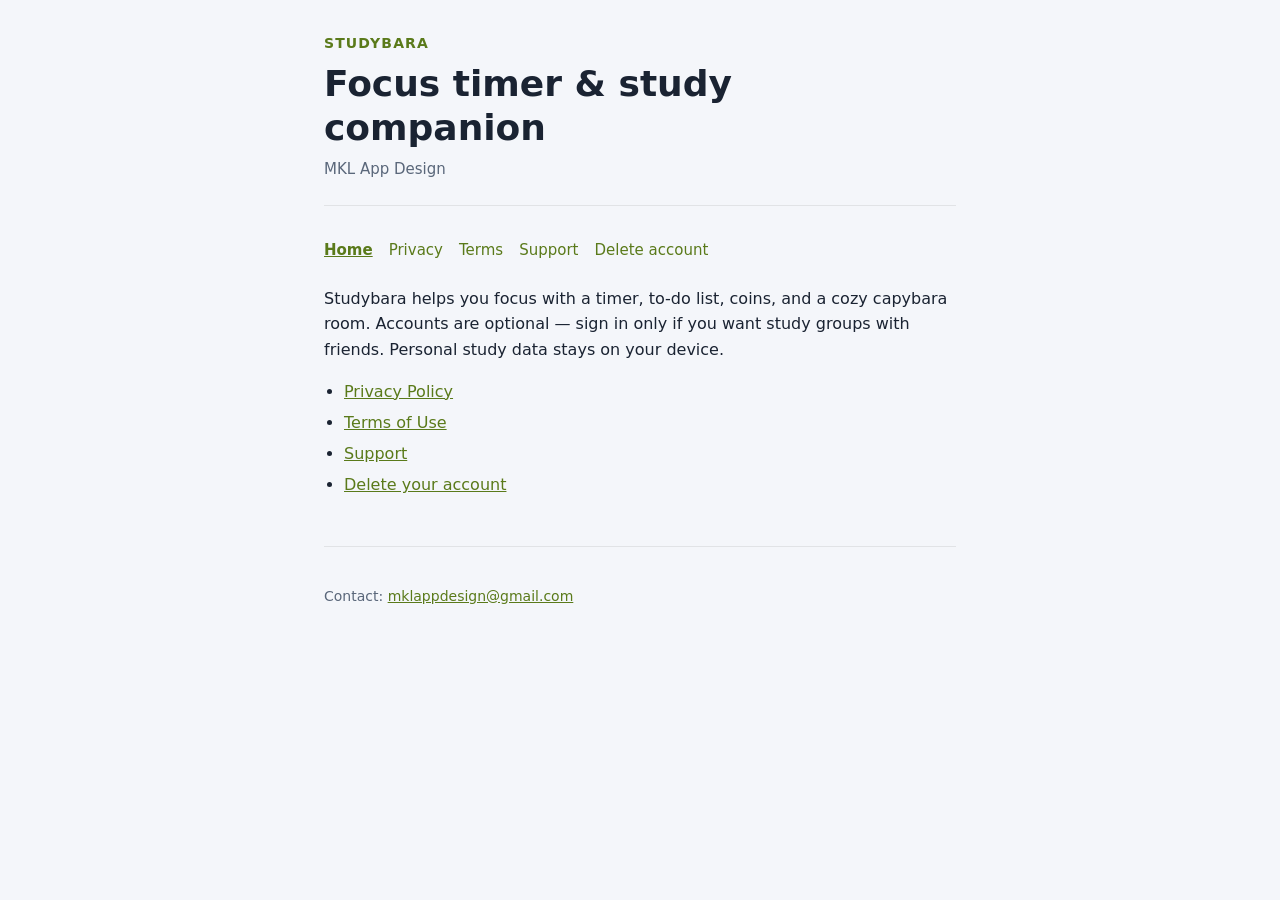
<file: index.html>
<!DOCTYPE html>
<html lang="en">
  <head>
    <meta charset="utf-8" />
    <meta name="viewport" content="width=device-width, initial-scale=1" />
    <title>Studybara — Legal &amp; support</title>
    <meta
      name="description"
      content="Studybara is a focus timer and study companion. Legal pages and support."
    />
    <link rel="stylesheet" href="assets/site.css" />
  </head>
  <body>
    <main class="page">
      <header class="header">
        <p class="eyebrow">Studybara</p>
        <h1>Focus timer &amp; study companion</h1>
        <p class="meta">MKL App Design</p>
      </header>

      <nav class="site-nav" aria-label="Legal">
        <a href="./" aria-current="page">Home</a>
        <a href="privacy-policy/">Privacy</a>
        <a href="terms/">Terms</a>
        <a href="support/">Support</a>
        <a href="delete-account/">Delete account</a>
      </nav>

      <article class="content">
        <p>
          Studybara helps you focus with a timer, to-do list, coins, and a cozy
          capybara room. Accounts are optional — sign in only if you want study
          groups with friends. Personal study data stays on your device.
        </p>
        <ul>
          <li><a href="privacy-policy/">Privacy Policy</a></li>
          <li><a href="terms/">Terms of Use</a></li>
          <li><a href="support/">Support</a></li>
          <li><a href="delete-account/">Delete your account</a></li>
        </ul>
      </article>

      <footer class="footer">
        <p>Contact: <a href="mailto:mklappdesign@gmail.com">mklappdesign@gmail.com</a></p>
      </footer>
    </main>
  </body>
</html>
</file>
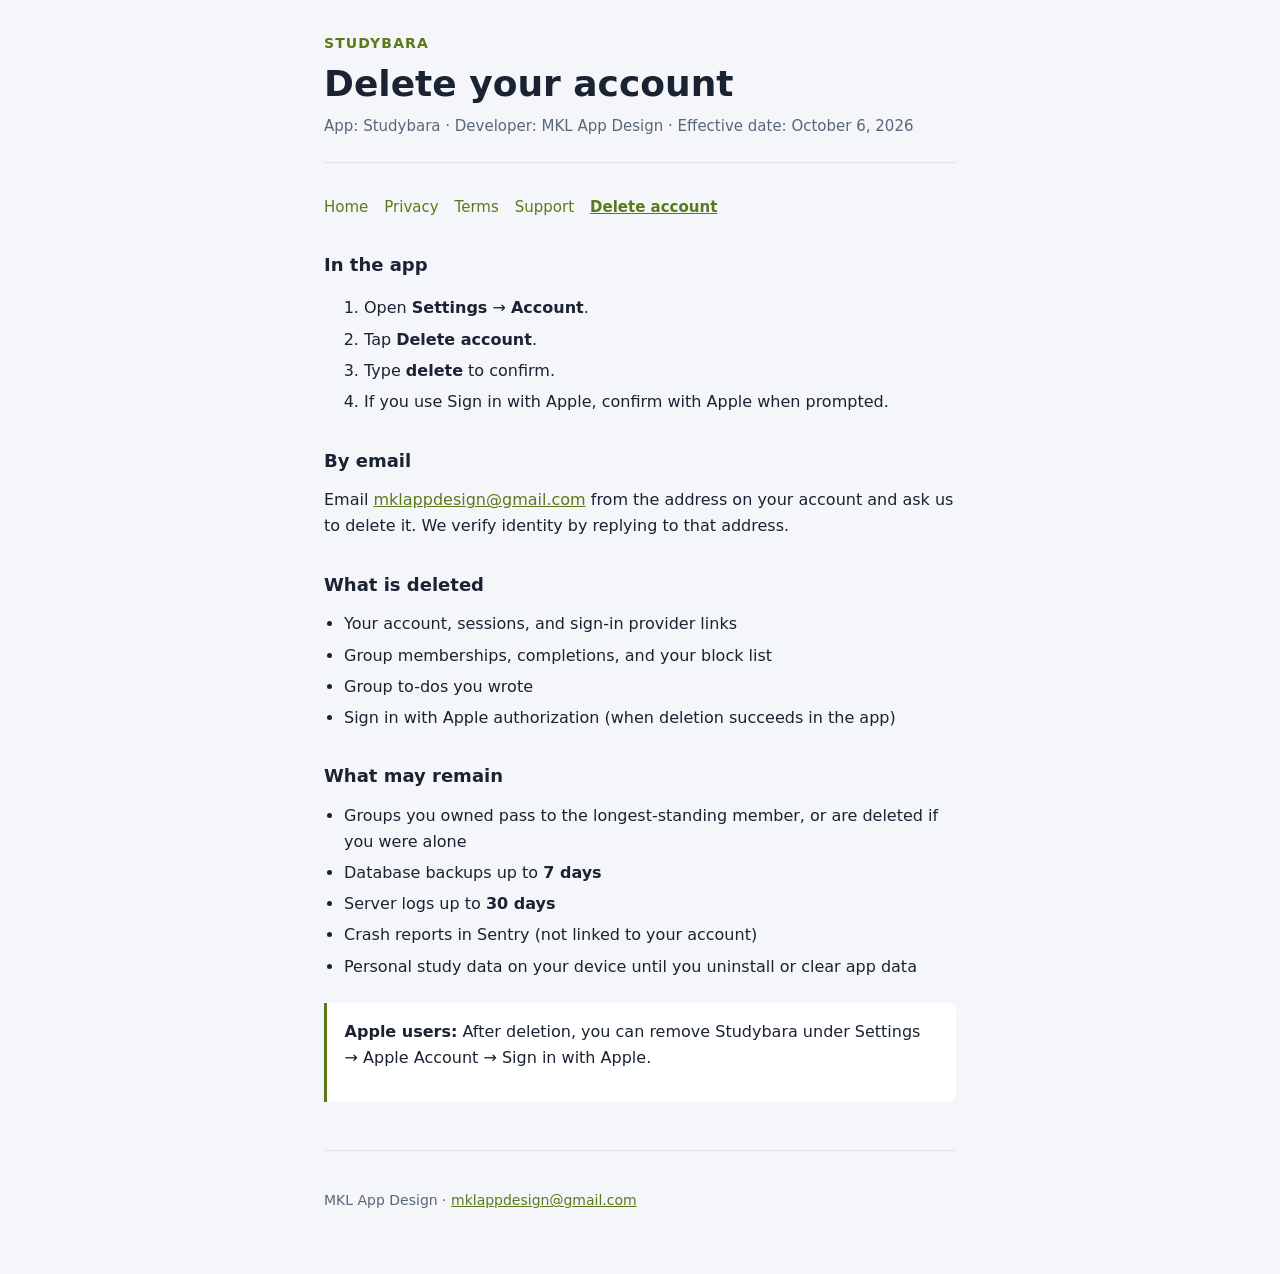
<file: delete-account/index.html>
<!DOCTYPE html>
<html lang="en">
  <head>
    <meta charset="utf-8" />
    <meta name="viewport" content="width=device-width, initial-scale=1" />
    <title>Delete account — Studybara</title>
    <link rel="stylesheet" href="../assets/site.css" />
  </head>
  <body>
    <main class="page">
      <header class="header">
        <p class="eyebrow">Studybara</p>
        <h1>Delete your account</h1>
        <p class="meta">App: Studybara · Developer: MKL App Design · Effective date: October 6, 2026</p>
      </header>

      <nav class="site-nav" aria-label="Legal">
        <a href="../">Home</a>
        <a href="../privacy-policy/">Privacy</a>
        <a href="../terms/">Terms</a>
        <a href="../support/">Support</a>
        <a href="../delete-account/" aria-current="page">Delete account</a>
      </nav>

      <article class="content">
        <h2>In the app</h2>
        <ol>
          <li>Open <strong>Settings</strong> → <strong>Account</strong>.</li>
          <li>Tap <strong>Delete account</strong>.</li>
          <li>Type <strong>delete</strong> to confirm.</li>
          <li>If you use Sign in with Apple, confirm with Apple when prompted.</li>
        </ol>

        <h2>By email</h2>
        <p>Email <a href="mailto:mklappdesign@gmail.com">mklappdesign@gmail.com</a> from the address on your account and ask us to delete it. We verify identity by replying to that address.</p>

        <h2>What is deleted</h2>
        <ul>
          <li>Your account, sessions, and sign-in provider links</li>
          <li>Group memberships, completions, and your block list</li>
          <li>Group to-dos you wrote</li>
          <li>Sign in with Apple authorization (when deletion succeeds in the app)</li>
        </ul>

        <h2>What may remain</h2>
        <ul>
          <li>Groups you owned pass to the longest-standing member, or are deleted if you were alone</li>
          <li>Database backups up to <strong>7 days</strong></li>
          <li>Server logs up to <strong>30 days</strong></li>
          <li>Crash reports in Sentry (not linked to your account)</li>
          <li>Personal study data on your device until you uninstall or clear app data</li>
        </ul>

        <div class="callout">
          <p><strong>Apple users:</strong> After deletion, you can remove Studybara under Settings → Apple Account → Sign in with Apple.</p>
        </div>
      </article>

      <footer class="footer">
        <p>MKL App Design · <a href="mailto:mklappdesign@gmail.com">mklappdesign@gmail.com</a></p>
      </footer>
    </main>
  </body>
</html>
</file>
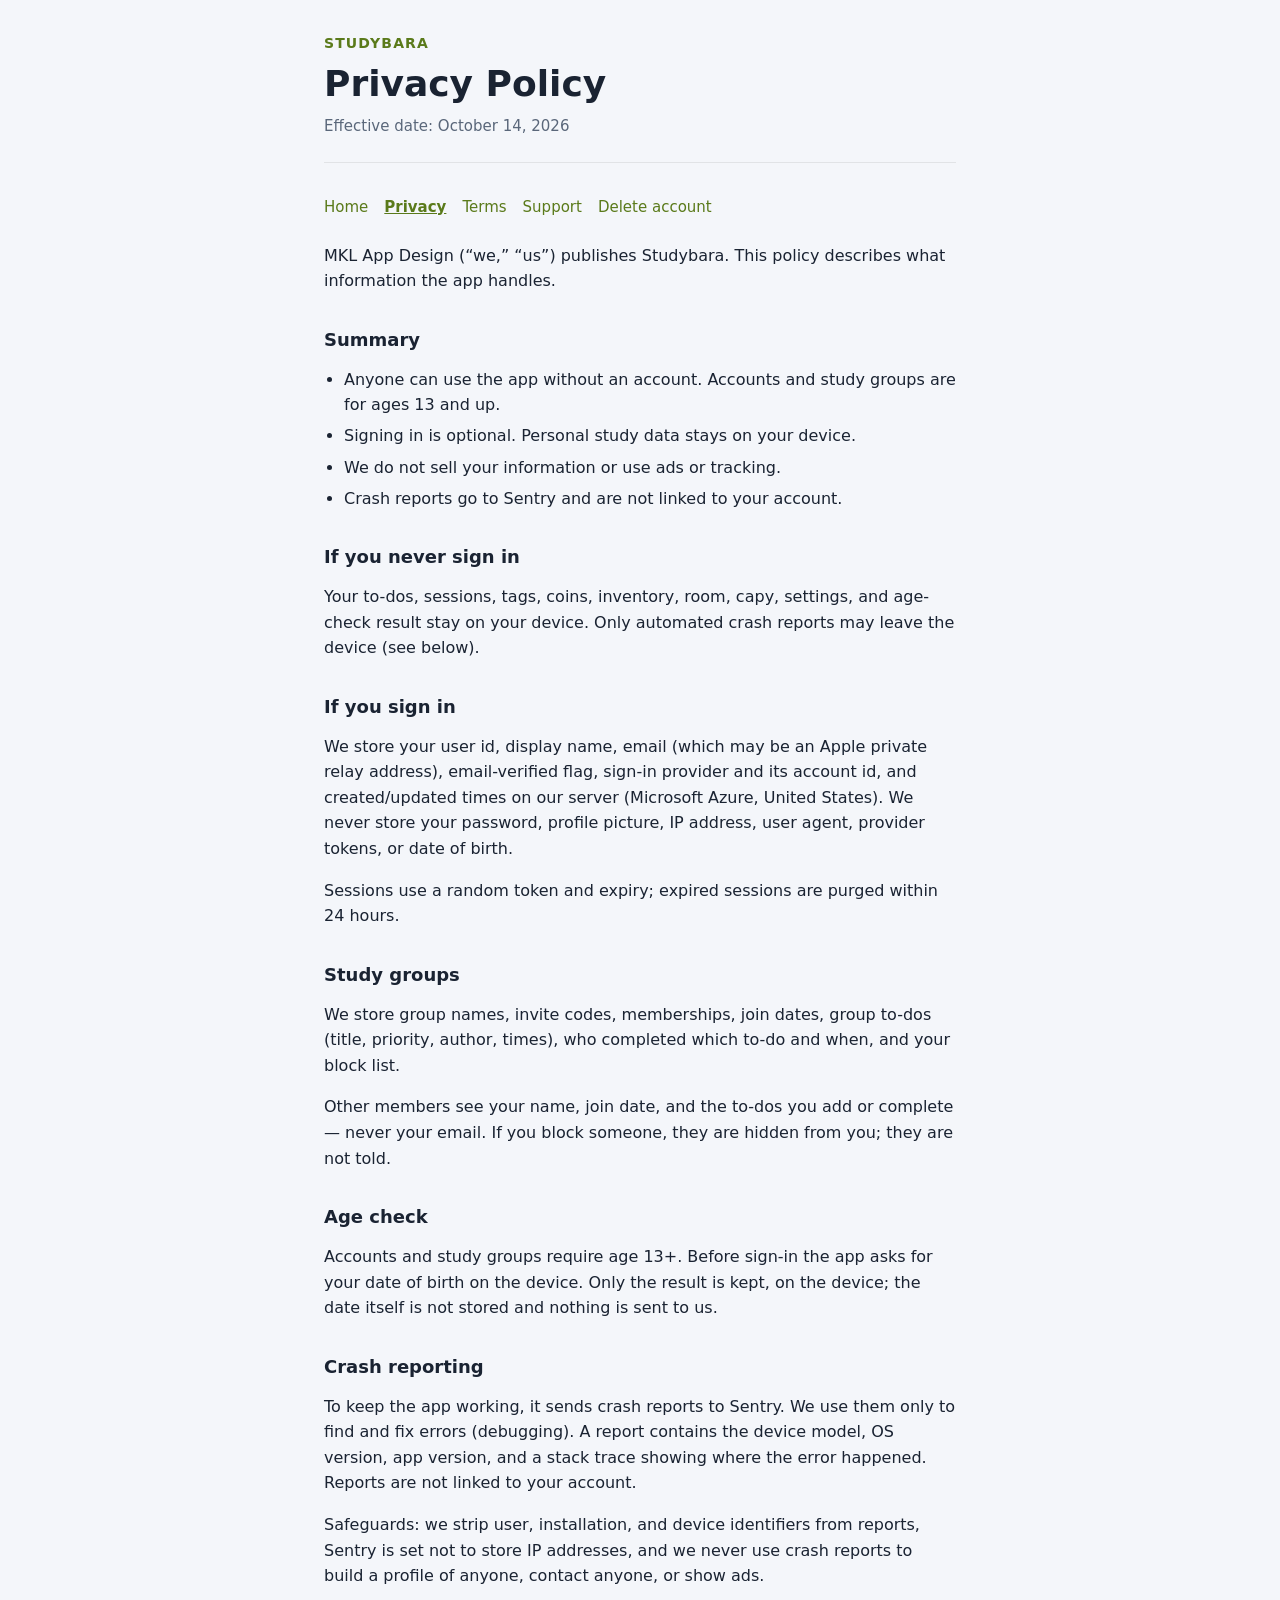
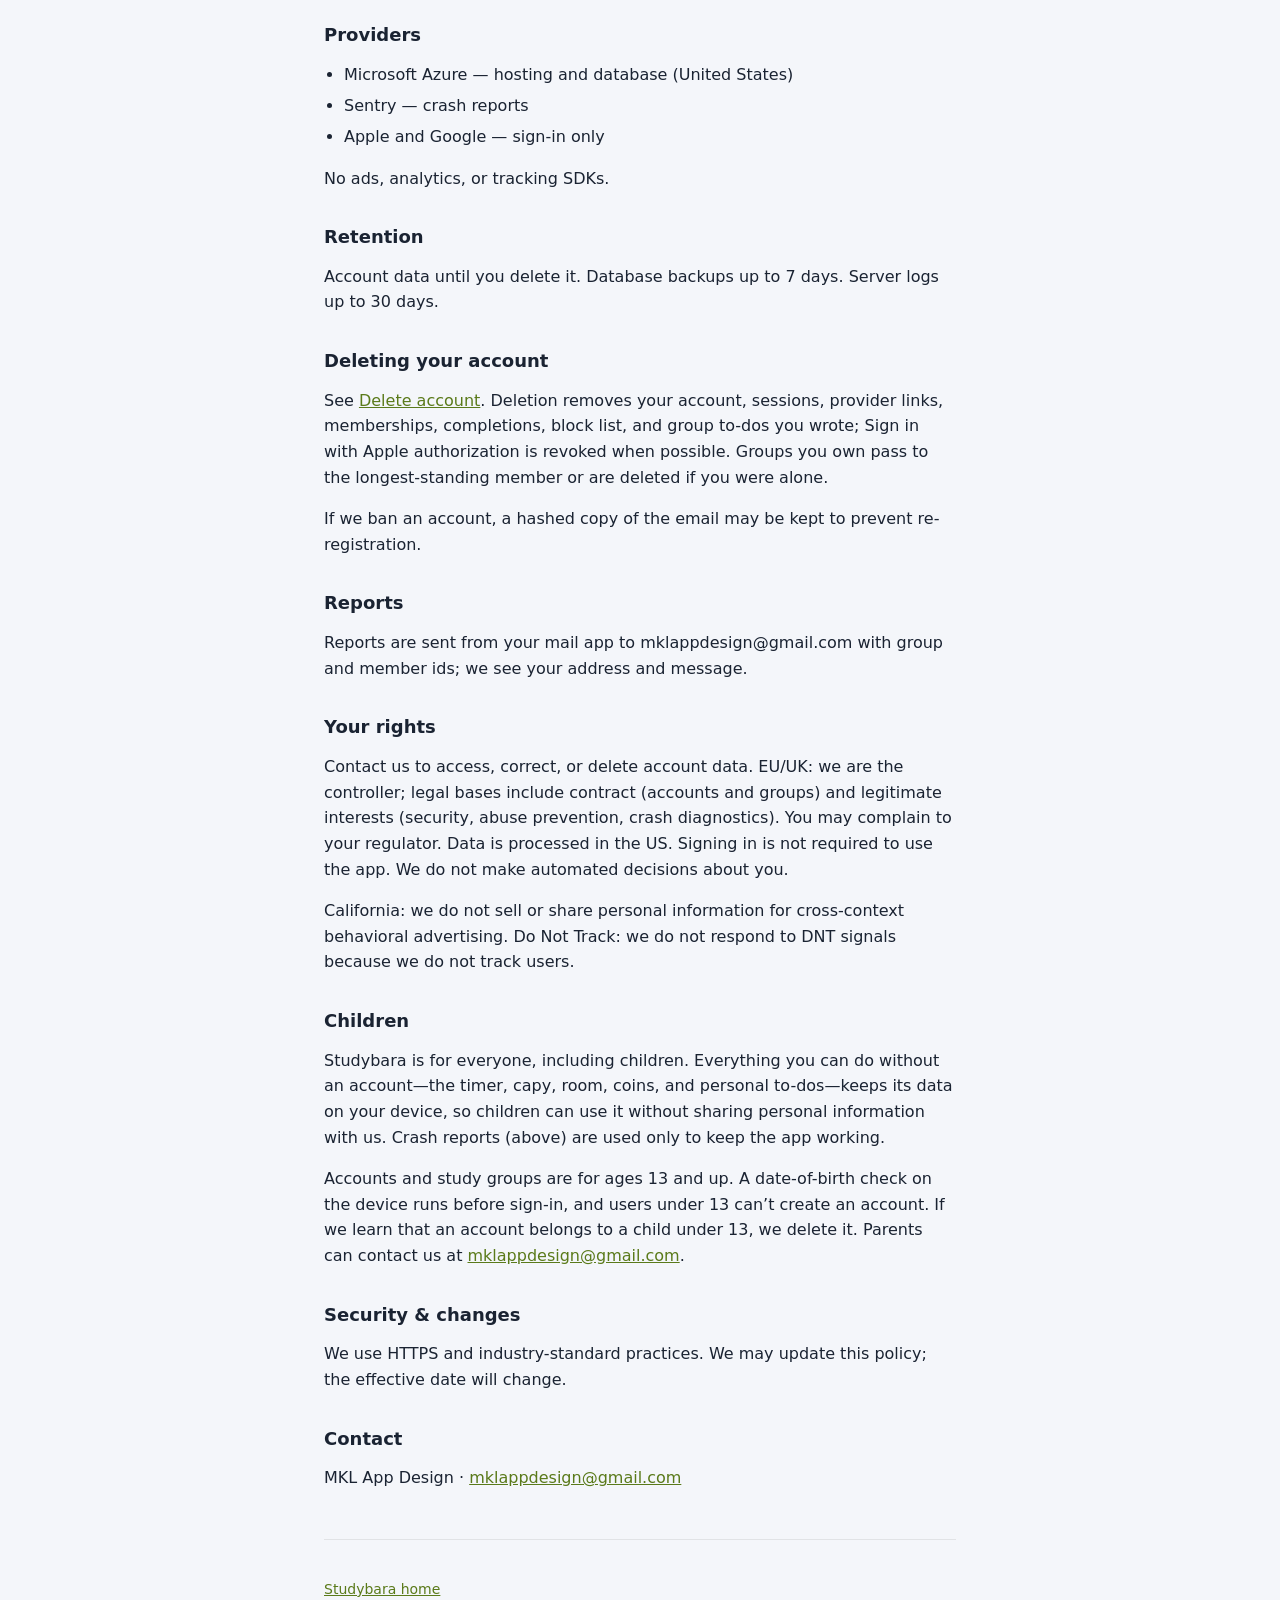
<file: privacy-policy/index.html>
<!DOCTYPE html>
<html lang="en">
  <head>
    <meta charset="utf-8" />
    <meta name="viewport" content="width=device-width, initial-scale=1" />
    <title>Privacy Policy — Studybara</title>
    <meta name="description" content="Privacy policy for Studybara." />
    <link rel="stylesheet" href="../assets/site.css" />
  </head>
  <body>
    <main class="page">
      <header class="header">
        <p class="eyebrow">Studybara</p>
        <h1>Privacy Policy</h1>
        <p class="meta">Effective date: October 14, 2026</p>
      </header>

      <nav class="site-nav" aria-label="Legal">
        <a href="../">Home</a>
        <a href="../privacy-policy/" aria-current="page">Privacy</a>
        <a href="../terms/">Terms</a>
        <a href="../support/">Support</a>
        <a href="../delete-account/">Delete account</a>
      </nav>

      <article class="content">
        <p>MKL App Design (&ldquo;we,&rdquo; &ldquo;us&rdquo;) publishes Studybara. This policy describes what information the app handles.</p>

        <h2>Summary</h2>
        <ul>
          <li>Anyone can use the app without an account. Accounts and study groups are for ages 13 and up.</li>
          <li>Signing in is optional. Personal study data stays on your device.</li>
          <li>We do not sell your information or use ads or tracking.</li>
          <li>Crash reports go to Sentry and are not linked to your account.</li>
        </ul>

        <h2>If you never sign in</h2>
        <p>Your to-dos, sessions, tags, coins, inventory, room, capy, settings, and age-check result stay on your device. Only automated crash reports may leave the device (see below).</p>

        <h2>If you sign in</h2>
        <p>We store your user id, display name, email (which may be an Apple private relay address), email-verified flag, sign-in provider and its account id, and created/updated times on our server (Microsoft Azure, United States). We never store your password, profile picture, IP address, user agent, provider tokens, or date of birth.</p>
        <p>Sessions use a random token and expiry; expired sessions are purged within 24 hours.</p>

        <h2>Study groups</h2>
        <p>We store group names, invite codes, memberships, join dates, group to-dos (title, priority, author, times), who completed which to-do and when, and your block list.</p>
        <p>Other members see your name, join date, and the to-dos you add or complete — never your email. If you block someone, they are hidden from you; they are not told.</p>

        <h2>Age check</h2>
        <p>Accounts and study groups require age 13+. Before sign-in the app asks for your date of birth on the device. Only the result is kept, on the device; the date itself is not stored and nothing is sent to us.</p>

        <h2>Crash reporting</h2>
        <p>To keep the app working, it sends crash reports to Sentry. We use them only to find and fix errors (debugging). A report contains the device model, OS version, app version, and a stack trace showing where the error happened. Reports are not linked to your account.</p>
        <p>Safeguards: we strip user, installation, and device identifiers from reports, Sentry is set not to store IP addresses, and we never use crash reports to build a profile of anyone, contact anyone, or show ads.</p>

        <h2>Providers</h2>
        <ul>
          <li>Microsoft Azure — hosting and database (United States)</li>
          <li>Sentry — crash reports</li>
          <li>Apple and Google — sign-in only</li>
        </ul>
        <p>No ads, analytics, or tracking SDKs.</p>

        <h2>Retention</h2>
        <p>Account data until you delete it. Database backups up to 7 days. Server logs up to 30 days.</p>

        <h2>Deleting your account</h2>
        <p>See <a href="../delete-account/">Delete account</a>. Deletion removes your account, sessions, provider links, memberships, completions, block list, and group to-dos you wrote; Sign in with Apple authorization is revoked when possible. Groups you own pass to the longest-standing member or are deleted if you were alone.</p>
        <p>If we ban an account, a hashed copy of the email may be kept to prevent re-registration.</p>

        <h2>Reports</h2>
        <p>Reports are sent from your mail app to mklappdesign@gmail.com with group and member ids; we see your address and message.</p>

        <h2>Your rights</h2>
        <p>Contact us to access, correct, or delete account data. EU/UK: we are the controller; legal bases include contract (accounts and groups) and legitimate interests (security, abuse prevention, crash diagnostics). You may complain to your regulator. Data is processed in the US. Signing in is not required to use the app. We do not make automated decisions about you.</p>
        <p>California: we do not sell or share personal information for cross-context behavioral advertising. Do Not Track: we do not respond to DNT signals because we do not track users.</p>

        <h2>Children</h2>
        <p>Studybara is for everyone, including children. Everything you can do without an account&mdash;the timer, capy, room, coins, and personal to-dos&mdash;keeps its data on your device, so children can use it without sharing personal information with us. Crash reports (above) are used only to keep the app working.</p>
        <p>Accounts and study groups are for ages 13 and up. A date-of-birth check on the device runs before sign-in, and users under 13 can&rsquo;t create an account. If we learn that an account belongs to a child under 13, we delete it. Parents can contact us at <a href="mailto:mklappdesign@gmail.com">mklappdesign@gmail.com</a>.</p>

        <h2>Security &amp; changes</h2>
        <p>We use HTTPS and industry-standard practices. We may update this policy; the effective date will change.</p>

        <h2>Contact</h2>
        <p>MKL App Design · <a href="mailto:mklappdesign@gmail.com">mklappdesign@gmail.com</a></p>
      </article>

      <footer class="footer">
        <p><a href="../">Studybara home</a></p>
      </footer>
    </main>
  </body>
</html>
</file>
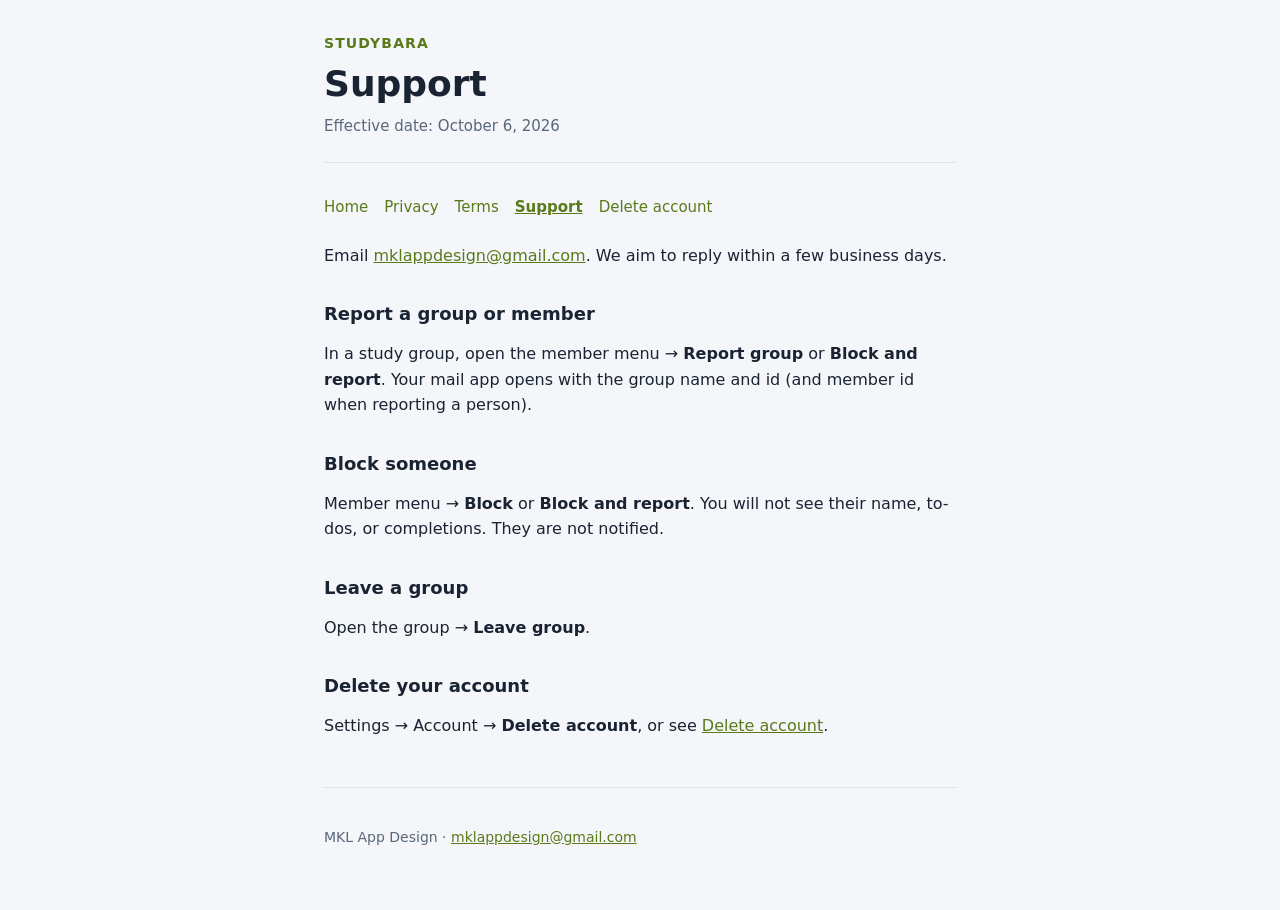
<file: support/index.html>
<!DOCTYPE html>
<html lang="en">
  <head>
    <meta charset="utf-8" />
    <meta name="viewport" content="width=device-width, initial-scale=1" />
    <title>Support — Studybara</title>
    <link rel="stylesheet" href="../assets/site.css" />
  </head>
  <body>
    <main class="page">
      <header class="header">
        <p class="eyebrow">Studybara</p>
        <h1>Support</h1>
        <p class="meta">Effective date: October 6, 2026</p>
      </header>

      <nav class="site-nav" aria-label="Legal">
        <a href="../">Home</a>
        <a href="../privacy-policy/">Privacy</a>
        <a href="../terms/">Terms</a>
        <a href="../support/" aria-current="page">Support</a>
        <a href="../delete-account/">Delete account</a>
      </nav>

      <article class="content">
        <p>Email <a href="mailto:mklappdesign@gmail.com">mklappdesign@gmail.com</a>. We aim to reply within a few business days.</p>

        <h2>Report a group or member</h2>
        <p>In a study group, open the member menu → <strong>Report group</strong> or <strong>Block and report</strong>. Your mail app opens with the group name and id (and member id when reporting a person).</p>

        <h2>Block someone</h2>
        <p>Member menu → <strong>Block</strong> or <strong>Block and report</strong>. You will not see their name, to-dos, or completions. They are not notified.</p>

        <h2>Leave a group</h2>
        <p>Open the group → <strong>Leave group</strong>.</p>

        <h2>Delete your account</h2>
        <p>Settings → Account → <strong>Delete account</strong>, or see <a href="../delete-account/">Delete account</a>.</p>
      </article>

      <footer class="footer">
        <p>MKL App Design · <a href="mailto:mklappdesign@gmail.com">mklappdesign@gmail.com</a></p>
      </footer>
    </main>
  </body>
</html>
</file>
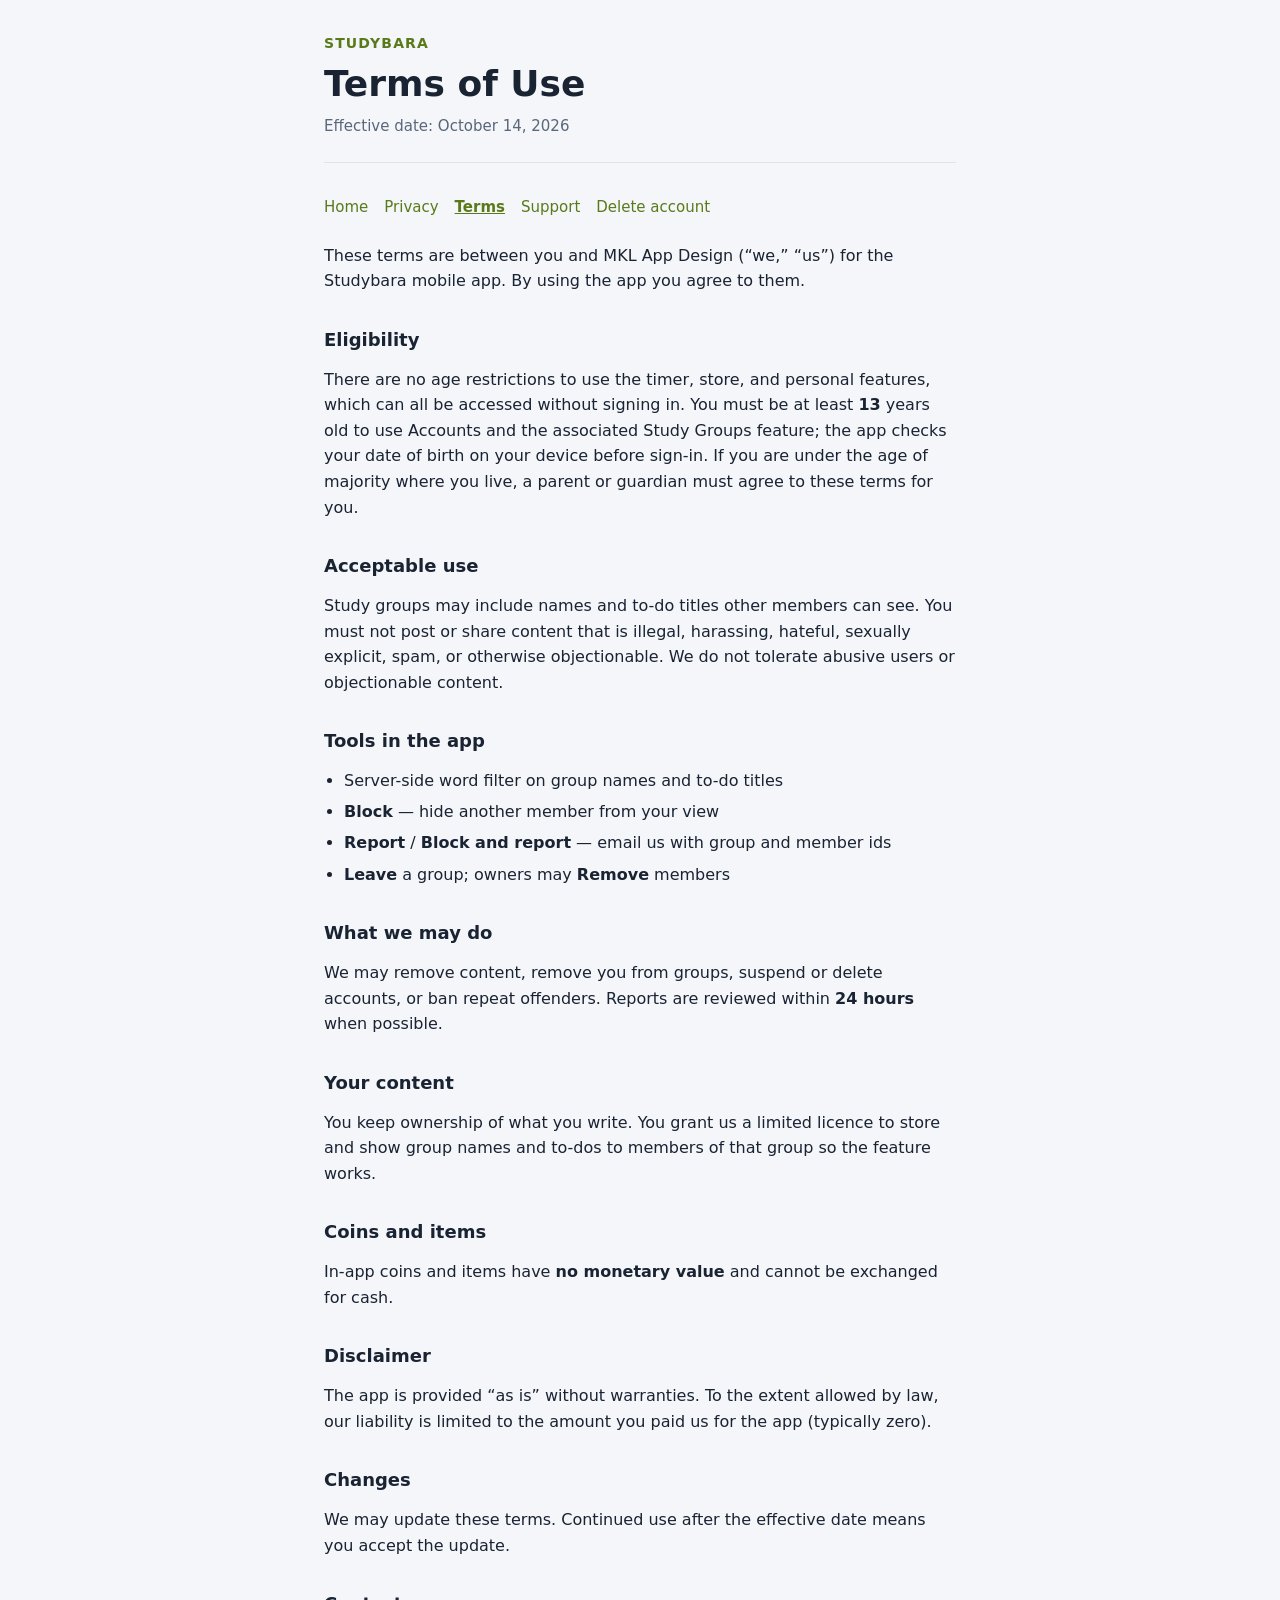
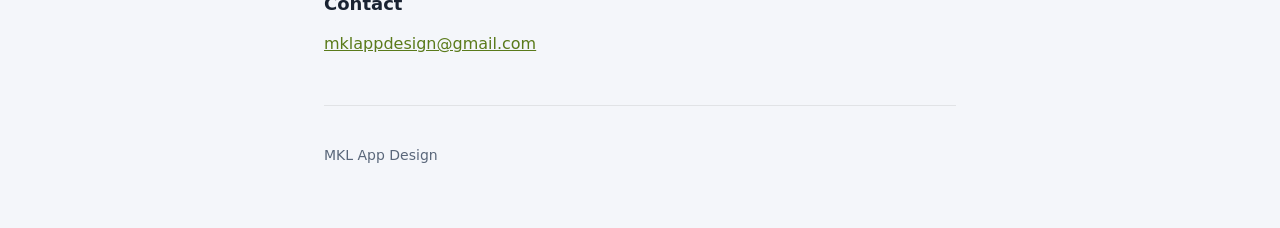
<file: terms/index.html>
<!DOCTYPE html>
<html lang="en">
  <head>
    <meta charset="utf-8" />
    <meta name="viewport" content="width=device-width, initial-scale=1" />
    <title>Terms of Use — Studybara</title>
    <link rel="stylesheet" href="../assets/site.css" />
  </head>
  <body>
    <main class="page">
      <header class="header">
        <p class="eyebrow">Studybara</p>
        <h1>Terms of Use</h1>
        <p class="meta">Effective date: October 14, 2026</p>
      </header>

      <nav class="site-nav" aria-label="Legal">
        <a href="../">Home</a>
        <a href="../privacy-policy/">Privacy</a>
        <a href="../terms/" aria-current="page">Terms</a>
        <a href="../support/">Support</a>
        <a href="../delete-account/">Delete account</a>
      </nav>

      <article class="content">
        <p>These terms are between you and MKL App Design (&ldquo;we,&rdquo; &ldquo;us&rdquo;) for the Studybara mobile app. By using the app you agree to them.</p>

        <h2>Eligibility</h2>
        <p>There are no age restrictions to use the timer, store, and personal features, which can all be accessed without signing in. You must be at least <strong>13</strong> years old to use Accounts and the associated Study Groups feature; the app checks your date of birth on your device before sign-in. If you are under the age of majority where you live, a parent or guardian must agree to these terms for you.</p>

        <h2>Acceptable use</h2>
        <p>Study groups may include names and to-do titles other members can see. You must not post or share content that is illegal, harassing, hateful, sexually explicit, spam, or otherwise objectionable. We do not tolerate abusive users or objectionable content.</p>

        <h2>Tools in the app</h2>
        <ul>
          <li>Server-side word filter on group names and to-do titles</li>
          <li><strong>Block</strong> — hide another member from your view</li>
          <li><strong>Report</strong> / <strong>Block and report</strong> — email us with group and member ids</li>
          <li><strong>Leave</strong> a group; owners may <strong>Remove</strong> members</li>
        </ul>

        <h2>What we may do</h2>
        <p>We may remove content, remove you from groups, suspend or delete accounts, or ban repeat offenders. Reports are reviewed within <strong>24 hours</strong> when possible.</p>

        <h2>Your content</h2>
        <p>You keep ownership of what you write. You grant us a limited licence to store and show group names and to-dos to members of that group so the feature works.</p>

        <h2>Coins and items</h2>
        <p>In-app coins and items have <strong>no monetary value</strong> and cannot be exchanged for cash.</p>

        <h2>Disclaimer</h2>
        <p>The app is provided &ldquo;as is&rdquo; without warranties. To the extent allowed by law, our liability is limited to the amount you paid us for the app (typically zero).</p>

        <h2>Changes</h2>
        <p>We may update these terms. Continued use after the effective date means you accept the update.</p>

        <h2>Contact</h2>
        <p><a href="mailto:mklappdesign@gmail.com">mklappdesign@gmail.com</a></p>
      </article>

      <footer class="footer">
        <p>MKL App Design</p>
      </footer>
    </main>
  </body>
</html>
</file>
<file: assets/site.css>
:root {
  color-scheme: light dark;
  --bg: #0c1528;
  --surface: #152238;
  --text: #e8edf5;
  --muted: #9aa8bc;
  --accent: #c8d86a;
  --border: rgba(255, 255, 255, 0.08);
  --max-width: 42rem;
  font-family: system-ui, -apple-system, "Segoe UI", Roboto, sans-serif;
  line-height: 1.6;
}

@media (prefers-color-scheme: light) {
  :root {
    --bg: #f4f6fa;
    --surface: #ffffff;
    --text: #1a2332;
    --muted: #5a677a;
    --accent: #5a7a1a;
    --border: rgba(0, 0, 0, 0.08);
  }
}

* {
  box-sizing: border-box;
}

body {
  margin: 0;
  background: var(--bg);
  color: var(--text);
}

.page {
  max-width: var(--max-width);
  margin: 0 auto;
  padding: 2rem 1.25rem 3rem;
}

.header {
  margin-bottom: 2rem;
  padding-bottom: 1.5rem;
  border-bottom: 1px solid var(--border);
}

.eyebrow {
  margin: 0 0 0.5rem;
  font-size: 0.875rem;
  font-weight: 600;
  letter-spacing: 0.08em;
  text-transform: uppercase;
  color: var(--accent);
}

h1 {
  margin: 0 0 0.5rem;
  font-size: clamp(1.75rem, 5vw, 2.25rem);
  line-height: 1.2;
}

.meta {
  margin: 0;
  color: var(--muted);
  font-size: 0.9375rem;
}

.content h2 {
  margin: 2rem 0 0.75rem;
  font-size: 1.125rem;
}

.content p,
.content ul {
  margin: 0 0 1rem;
}

.content ul {
  padding-left: 1.25rem;
}

.content li {
  margin-bottom: 0.35rem;
}

a {
  color: var(--accent);
}

.footer {
  margin-top: 3rem;
  padding-top: 1.5rem;
  border-top: 1px solid var(--border);
  color: var(--muted);
  font-size: 0.875rem;
}

.site-nav {
  display: flex;
  flex-wrap: wrap;
  gap: 0.5rem 1rem;
  margin: 0 0 1.5rem;
  font-size: 0.9375rem;
}

.site-nav a {
  text-decoration: none;
}

.site-nav a[aria-current="page"] {
  font-weight: 600;
  text-decoration: underline;
}

.content table {
  width: 100%;
  border-collapse: collapse;
  margin: 0 0 1rem;
  font-size: 0.9375rem;
}

.content th,
.content td {
  border: 1px solid var(--border);
  padding: 0.5rem 0.65rem;
  text-align: left;
  vertical-align: top;
}

.callout {
  margin: 1.5rem 0;
  padding: 1rem 1.1rem;
  border-left: 3px solid var(--accent);
  background: var(--surface);
  border-radius: 0 0.5rem 0.5rem 0;
}
</file>
